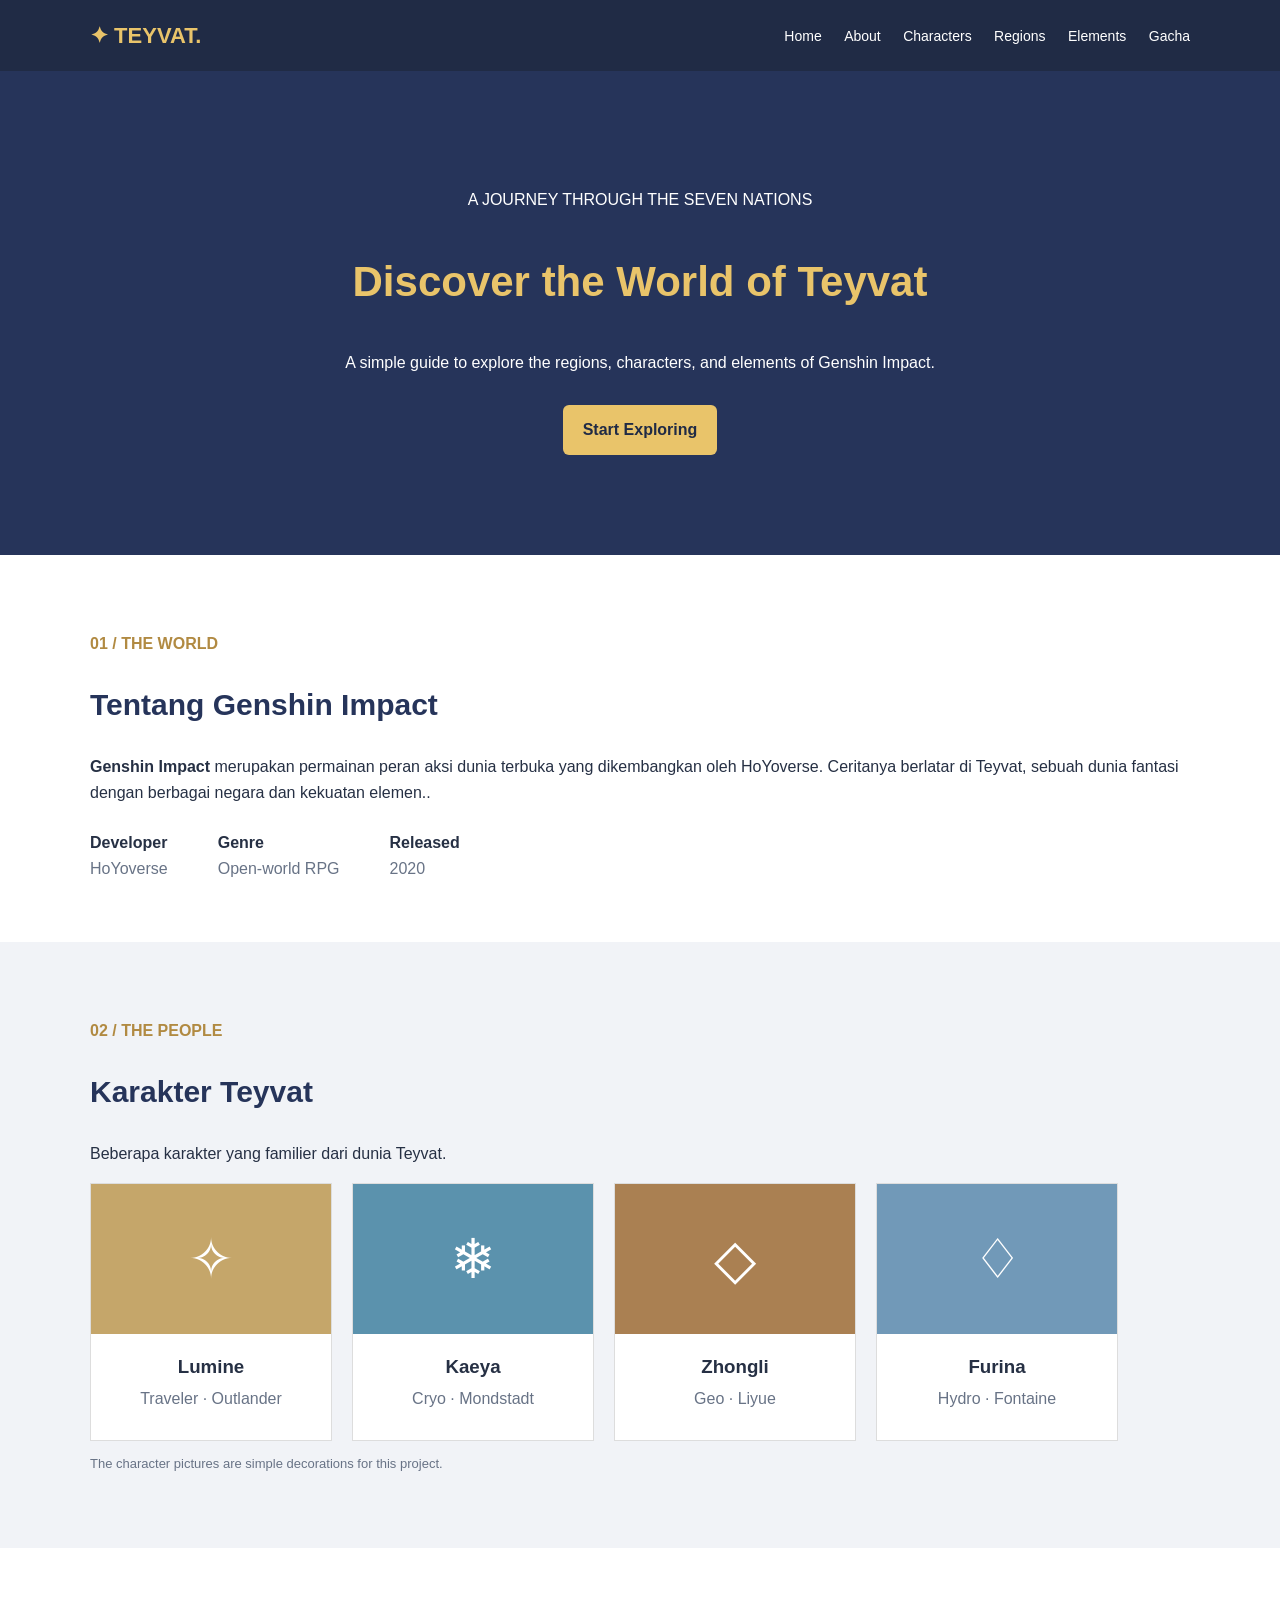
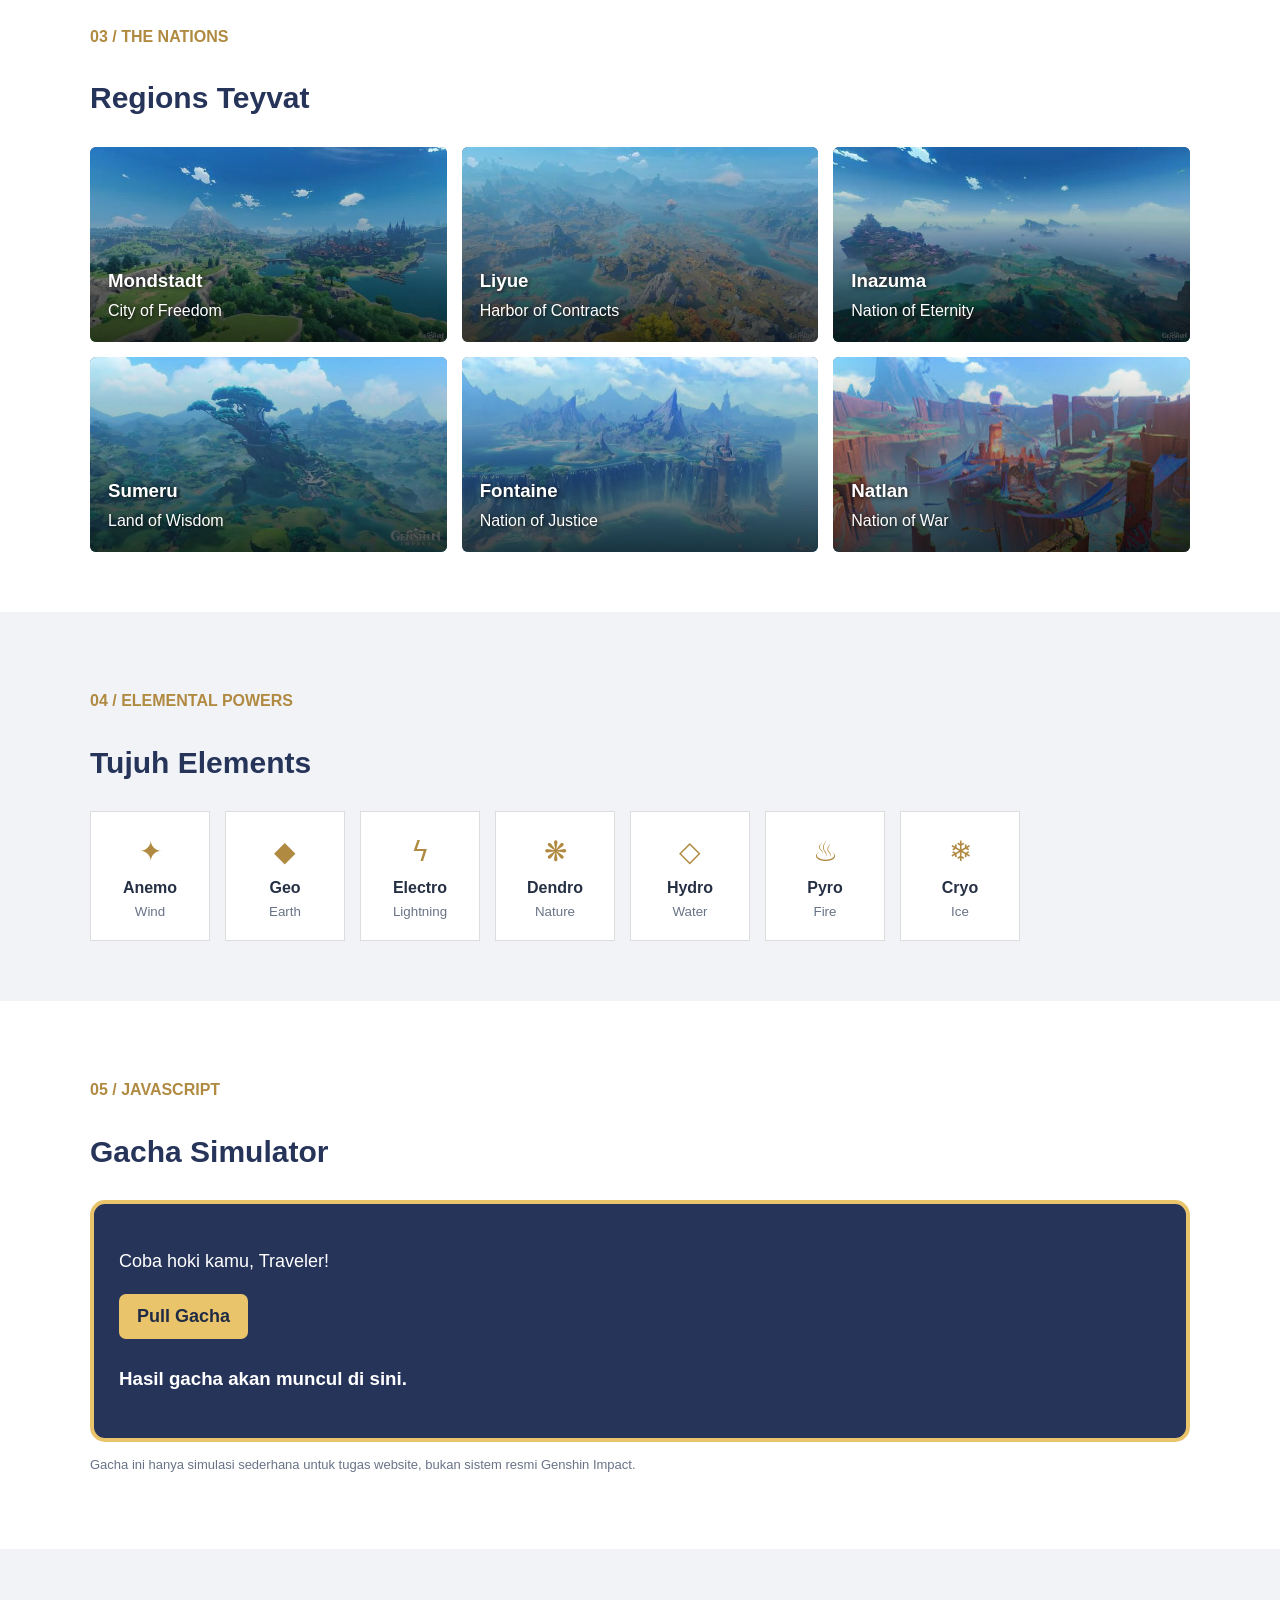
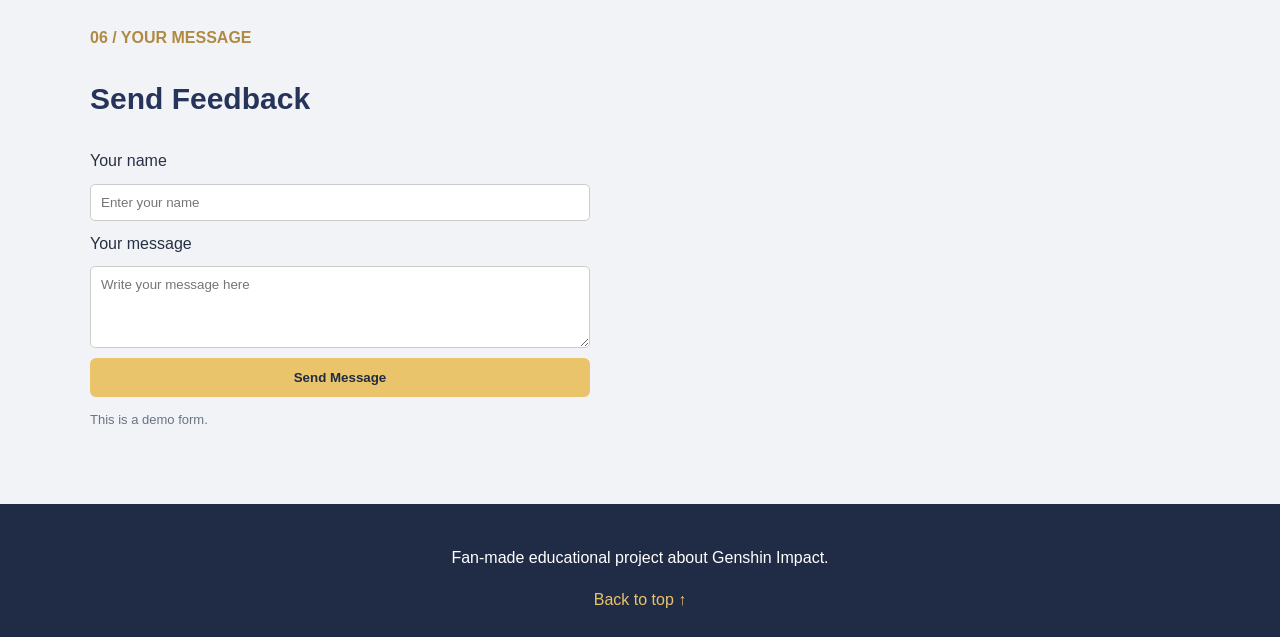
<file: index.html>
<!DOCTYPE html>
<html lang="en">
<head>
    <meta charset="UTF-8">
    <meta name="viewport" content="width=device-width, initial-scale=1.0">
    <meta name="description" content="A simple guide to the world of Teyvat from Genshin Impact.">
    <title>Teyvat Explorer</title>
    <link rel="stylesheet" href="Css/style.css">
    <link rel="icon" type="image/svg+xml" href="images/Tevyat.svg">
</head>
<body>

    <!-- NAVIGATION -->
    <header>
        <nav class="container">
            <a class="brand" href="#home">✦ TEYVAT.</a>

            <div class="nav-links">
                <a href="#home">Home</a>
                <a href="#about">About</a>
                <a href="#characters">Characters</a>
                <a href="#regions">Regions</a>
                <a href="#elements">Elements</a>
                <a href="#gacha">Gacha</a>
            </div>
        </nav>
    </header>

    <!-- HOME -->
    <main>
        <section class="hero" id="home">
            <div class="container">
                <p>A JOURNEY THROUGH THE SEVEN NATIONS</p>
                <h1>Discover the World of Teyvat</h1>
                <p class="hero-text">A simple guide to explore the regions, characters, and elements of Genshin Impact.</p>
                <a class="button" href="#about">Start Exploring</a>
            </div>
        </section>

        <!-- ABOUT -->
        <section class="section container" id="about">
            <p class="number">01 / THE WORLD</p>
            <h2>Tentang Genshin Impact</h2>
            <p><strong>Genshin Impact</strong> merupakan permainan peran aksi dunia terbuka yang dikembangkan oleh HoYoverse. Ceritanya berlatar di Teyvat, sebuah dunia fantasi dengan berbagai negara dan kekuatan elemen..</p>

            <div class="facts">
                <div><strong>Developer</strong><span>HoYoverse</span></div>
                <div><strong>Genre</strong><span>Open-world RPG</span></div>
                <div><strong>Released</strong><span>2020</span></div>
            </div>
        </section>

        <!-- CHARACTERS -->
        <section class="section gray" id="characters">
            <div class="container">
                <p class="number">02 / THE PEOPLE</p>
                <h2>Karakter Teyvat</h2>
                <p>Beberapa karakter yang familier dari dunia Teyvat.</p>

                <div class="character-list">
                    <div class="character-card">
                        <div class="character-picture lumine">✧</div>
                        <h3>Lumine</h3>
                        <p>Traveler · Outlander</p>
                    </div>
                    <div class="character-card">
                        <div class="character-picture kaeya">❄</div>
                        <h3>Kaeya</h3>
                        <p>Cryo · Mondstadt</p>
                    </div>
                    <div class="character-card">
                        <div class="character-picture zhongli">◇</div>
                        <h3>Zhongli</h3>
                        <p>Geo · Liyue</p>
                    </div>
                    <div class="character-card">
                        <div class="character-picture furina">♢</div>
                        <h3>Furina</h3>
                        <p>Hydro · Fontaine</p>
                    </div>
                </div>
                <p class="small-note">The character pictures are simple decorations for this project.</p>
            </div>
        </section>

        <!-- REGIONS -->
        <section class="section container" id="regions">
            <p class="number">03 / THE NATIONS</p>
            <h2>Regions Teyvat</h2>
            <div class="region-list">
                <div class="region-card mondstadt">
                  <img src="images/monds.jpeg" alt="Mondstadt">
                     <h3>Mondstadt</h3>
                        <p>City of Freedom</p>
</div>
            <div class="region-card Liyue">
                  <img src="images/liyue.jpeg" alt="Liyue">
                     <h3>Liyue</h3>
                        <p>Harbor of Contracts</p>
</div>
            <div class="region-card Inazuma">
                  <img src="images/inazum.jpeg" alt="Inazuma">
                     <h3>Inazuma</h3>
                        <p>Nation of Eternity</p>
</div>
            <div class="region-card Sumeru">
                  <img src="images/sumeru.jpeg" alt="Sumeru">
                     <h3>Sumeru</h3>
                        <p>Land of Wisdom</p>
</div>    
            <div class="region-card Fontaine">
                  <img src="images/fontaine.jpeg" alt="Fontaine">
                     <h3>Fontaine</h3>
                        <p>Nation of Justice</p>
</div>    
            <div class="region-card Natlan">
                  <img src="images/natlan.jpeg" alt="Natlan">
                     <h3>Natlan</h3>
                        <p>Nation of War</p>
</div>
        </section>

        <!-- ELEMENTS -->
        <section class="section gray" id="elements">
            <div class="container">
                <p class="number">04 / ELEMENTAL POWERS</p>
                <h2>Tujuh Elements</h2>
                <div class="element-list">
                    <div><span>✦</span><strong>Anemo</strong><small>Wind</small></div>
                    <div><span>◆</span><strong>Geo</strong><small>Earth</small></div>
                    <div><span>ϟ</span><strong>Electro</strong><small>Lightning</small></div>
                    <div><span>❋</span><strong>Dendro</strong><small>Nature</small></div>
                    <div><span>◇</span><strong>Hydro</strong><small>Water</small></div>
                    <div><span>♨</span><strong>Pyro</strong><small>Fire</small></div>
                    <div><span>❄</span><strong>Cryo</strong><small>Ice</small></div>
                </div>
            </div>
        </section>

        <!-- GACHA SIMULATOR -->
        <section class="section container" id="gacha">
            <p class="number">05 / JAVASCRIPT</p>
            <h2>Gacha Simulator</h2>
            <div class="gacha-box">
                <p>Coba hoki kamu, Traveler!</p>
                <button class="gacha-button" onclick="pullGacha()">Pull Gacha</button>
                <h3 id="gachaResult">Hasil gacha akan muncul di sini.</h3>
            </div>
            <p class="small-note">Gacha ini hanya simulasi sederhana untuk tugas website, bukan sistem resmi Genshin Impact.</p>
        </section>

        <!-- FEEDBACK -->
        <section class="section gray" id="feedback">
            <div class="container">
                <p class="number">06 / YOUR MESSAGE</p>
                <h2>Send Feedback</h2>
                <form id="feedbackForm">
                    <label for="name">Your name</label>
                    <input type="text" id="name" placeholder="Enter your name">

                    <label for="message">Your message</label>
                    <textarea id="message" rows="4" placeholder="Write your message here"></textarea>

                    <button class="button" type="submit">Send Message</button>
                </form>
                <p id="formStatus" class="small-note">This is a demo form.</p>
            </div>
        </section>
    </main>

    <footer>
        <p>Fan-made educational project about Genshin Impact.</p>
        <a href="#home">Back to top ↑</a>
    </footer>

    <!-- JAVASCRIPT -->
    <script>
        // Gacha Simulator
        function pullGacha() {
            let rarity = Math.random();
            let result = "";

            let fiveStar = ["Venti", "Diluc", "Jean", "Mona", "Qiqi", "Keqing"];
            let fourStar = ["Fischl", "Xingqiu", "Bennett", "Xiangling", "Barbara", "Noelle"];
            let threeStar = ["Cool Steel", "Harbinger of Dawn", "Slingshot", "Debate Club", "Magic Guide"];

            if (rarity < 0.05) {
                let number = Math.floor(Math.random() * fiveStar.length);
                result = "5★ " + fiveStar[number];
            } else if (rarity < 0.30) {
                let number = Math.floor(Math.random() * fourStar.length);
                result = "4★ " + fourStar[number];
            } else {
                let number = Math.floor(Math.random() * threeStar.length);
                result = "3★ " + threeStar[number];
            }

            document.getElementById("gachaResult").innerHTML = "Kamu dapat: <strong>" + result + "</strong>";
        }

        // Feedback form sederhana
        document.getElementById("feedbackForm").onsubmit = function(event) {
            event.preventDefault();

            let name = document.getElementById("name").value;
            let message = document.getElementById("message").value;

            if (name == "" || message == "") {
                document.getElementById("formStatus").innerHTML = "Isi nama dan pesan terlebih dahulu.";
            } else {
                document.getElementById("formStatus").innerHTML = "Terima kasih, " + name + "! Pesan kamu sudah diterima.";
            }
        };
    </script>

</body>
</html>
</file>
<file: Css/style.css>
/* CSS sederhana untuk website Teyvat Explorer */

/* Pengaturan umum */
* {
    box-sizing: border-box;
}

body {
    margin: 0;
    font-family: Arial, sans-serif;
    color: #263044;
    background-color: white;
    line-height: 1.6;
}

.container {
    width: 90%;
    max-width: 1100px;
    margin: auto;
}

a {
    text-decoration: none;
    color: inherit;
}

/* Menu navigasi */
header {
    background-color: #202b45;
    color: white;
    padding: 18px 0;
}

nav {
    display: flex;
    justify-content: space-between;
    align-items: center;
    flex-wrap: wrap;
}

.brand {
    color: #e9c46a;
    font-size: 22px;
    font-weight: bold;
}

.nav-links a {
    margin-left: 18px;
    font-size: 14px;
}

.nav-links a:hover {
    color: #e9c46a;
}

/* Bagian Home */
.hero {
    background-color: #26345a;
    color: white;
    padding: 100px 0;
    text-align: center;
}

.hero h1 {
    color: #e9c46a;
    font-size: 42px;
}

.hero-text {
    margin-bottom: 30px;
}

.button {
    display: inline-block;
    background-color: #e9c46a;
    color: #202b45;
    border: none;
    padding: 12px 20px;
    border-radius: 6px;
    font-weight: bold;
    cursor: pointer;
}

.button:hover,
.gacha-button:hover {
    background-color: #f5d98b;
}

/* Pengaturan setiap bagian */
.section {
    padding: 60px 0;
}

.gray {
    background-color: #f1f3f7;
}

.number {
    color: #b18a42;
    font-weight: bold;
}

h2 {
    color: #26345a;
    font-size: 30px;
}

/* Informasi game */
.facts {
    display: flex;
    gap: 50px;
    margin-top: 25px;
}

.facts div {
    display: flex;
    flex-direction: column;
}

.facts span {
    color: #687386;
}

/* Kartu karakter */
.character-list {
    display: flex;
    gap: 20px;
    flex-wrap: wrap;
}

.character-card {
    width: 22%;
    min-width: 150px;
    background-color: white;
    border: 1px solid #ddd;
    padding-bottom: 12px;
    text-align: center;
}

.character-picture {
    height: 150px;
    display: flex;
    justify-content: center;
    align-items: center;
    font-size: 55px;
    color: white;
}

.lumine {
    background-color: #c5a66a;
}

.kaeya {
    background-color: #5b92ad;
}

.zhongli {
    background-color: #aa8052;
}

.furina {
    background-color: #7199b8;
}

.character-card h3 {
    margin-bottom: 0;
}

.character-card p {
    margin-top: 4px;
    color: #687386;
}

.small-note {
    color: #687386;
    font-size: 13px;
}

/* Kartu wilayah */
.region-list {
    display: flex;
    flex-wrap: wrap;
    gap: 15px;
}

.region-card {
    width: 32%;
    min-height: 140px;
    padding: 20px;
    color: white;
    background-color: #526887;
    border-radius: 6px;
}

.region-card h3 {
    margin-top: 45px;
    margin-bottom: 0;
}

.region-card p {
    margin-top: 0;
}

.mondstadt { background-color: #668b91; }
.liyue { background-color: #9a7955; }
.inazuma { background-color: #665d83; }
.sumeru { background-color: #66805b; }
.fontaine { background-color: #648ba5; }
.natlan { background-color: #a96848; }

/* Tujuh elemen */
.element-list {
    display: flex;
    flex-wrap: wrap;
    gap: 15px;
}

.element-list div {
    width: 120px;
    padding: 18px 10px;
    background-color: white;
    border: 1px solid #ddd;
    text-align: center;
    display: flex;
    flex-direction: column;
}

.element-list span {
    font-size: 28px;
    color: #b18a42;
}

.element-list small {
    color: #687386;
}

/* Gacha simulator */
.gacha-box {
    background-color: #26345a;
    color: white;
    border: 4px solid #e9c46a;
    border-radius: 15px;
    padding: 25px;
}

.gacha-box p {
    font-size: 18px;
}

.gacha-button {
    background-color: #e9c46a;
    color: #202b45;
    border: none;
    padding: 12px 18px;
    border-radius: 7px;
    font-size: 18px;
    font-weight: bold;
    cursor: pointer;
}

#gachaResult {
    margin-top: 25px;
}

/* Form feedback */
form {
    max-width: 500px;
    display: flex;
    flex-direction: column;
    gap: 10px;
}

input,
textarea {
    padding: 10px;
    border: 1px solid #ccc;
    border-radius: 5px;
    font-family: Arial, sans-serif;
}

/* Footer */
footer {
    background-color: #202b45;
    color: white;
    padding: 25px;
    text-align: center;
}

footer a {
    color: #e9c46a;
}

/* Tampilan untuk layar kecil */
@media (max-width: 700px) {
    nav {
        flex-direction: column;
        gap: 15px;
    }

    .nav-links a {
        margin: 5px;
    }

    .hero h1 {
        font-size: 32px;
    }

    .facts {
        flex-direction: column;
        gap: 15px;
    }

    .region-card {
        width: 48%;
    }

    .character-card {
        width: 45%;
    }
}

/* Gambar pada kartu karakter */
.character-picture img {
    width: 100%;
    height: 150px;
    object-fit: cover;
    display: block;
}

/* Gambar pada kartu region */
.region-card {
    height: 195px;
    min-height: 195px;
    position: relative;
    overflow: hidden;
}

.region-card img {
    position: absolute;
    top: 0;
    left: 0;
    width: 100%;
    height: 100%;
    object-fit: cover;
    display: block;
    z-index: 0;
}

.region-card h3,
.region-card p {
    position: relative;
    z-index: 1;
    text-shadow: 1px 1px 4px rgba(0, 0, 0, 0.8);
}

/* Ukuran kartu tetap rapi di layar kecil */
@media (max-width: 700px) {
    .region-card {
        width: 48%;
        height: 195px;
    }
}

@media (max-width: 480px) {
    .region-card {
        width: 100%;
    }
}


/* Perbaikan tampilan kartu region bergambar */
.region-card {
    width: calc((100% - 30px) / 3);
    height: 195px;
    min-height: 195px;
    padding: 18px;
    position: relative;
    overflow: hidden;
    display: flex;
    flex-direction: column;
    justify-content: flex-end;
    box-sizing: border-box;
}

.region-card img {
    position: absolute;
    inset: 0;
    width: 100%;
    height: 100%;
    object-fit: cover;
    display: block;
    z-index: 0;
}

.region-card::after {
    content: "";
    position: absolute;
    inset: 0;
    background: linear-gradient(transparent, rgba(0, 0, 0, 0.72));
    z-index: 1;
}

.region-card h3,
.region-card p {
    position: relative;
    z-index: 2;
    color: white;
    text-shadow: 1px 1px 4px rgba(0, 0, 0, 0.8);
}

.region-card h3 { margin: 0; }
.region-card p { margin: 2px 0 0; }

@media (max-width: 700px) {
    .region-card { width: calc((100% - 15px) / 2); }
}

@media (max-width: 480px) {
    .region-card { width: 100%; }
}
</file>
